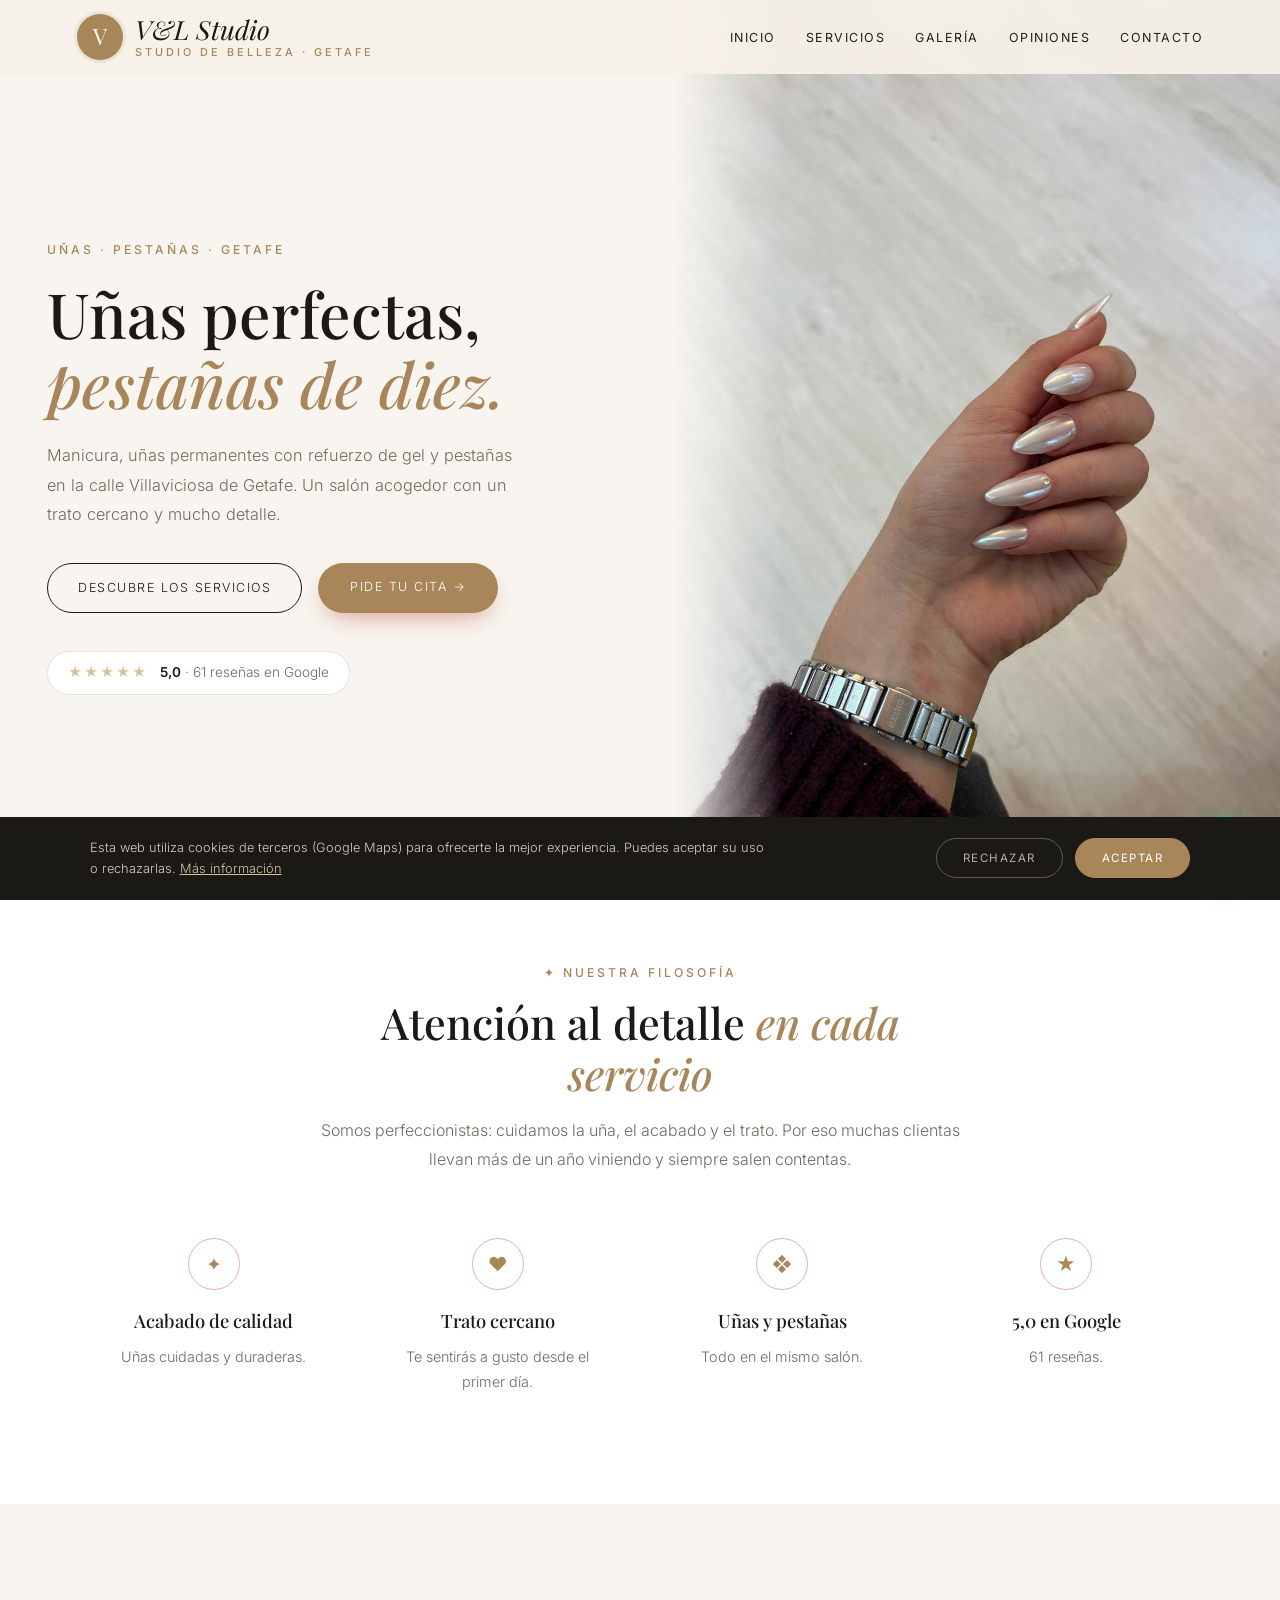
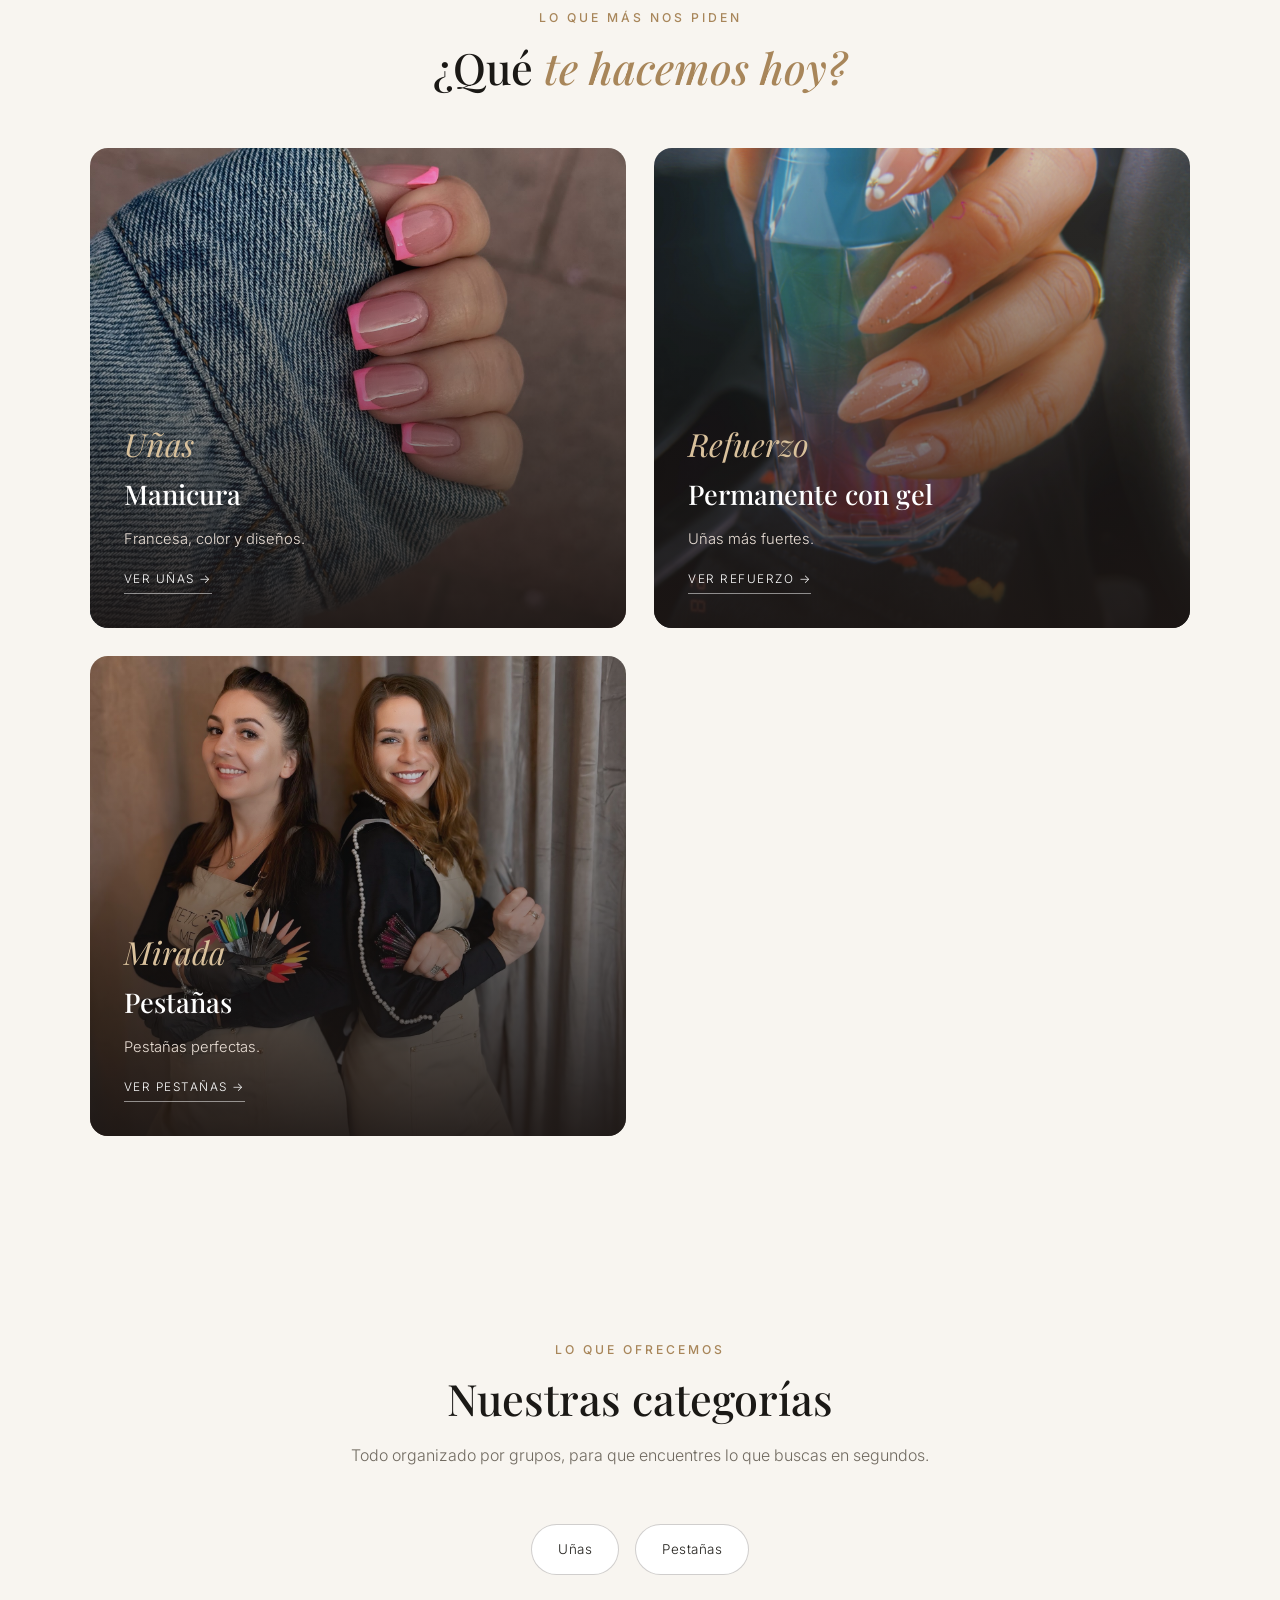
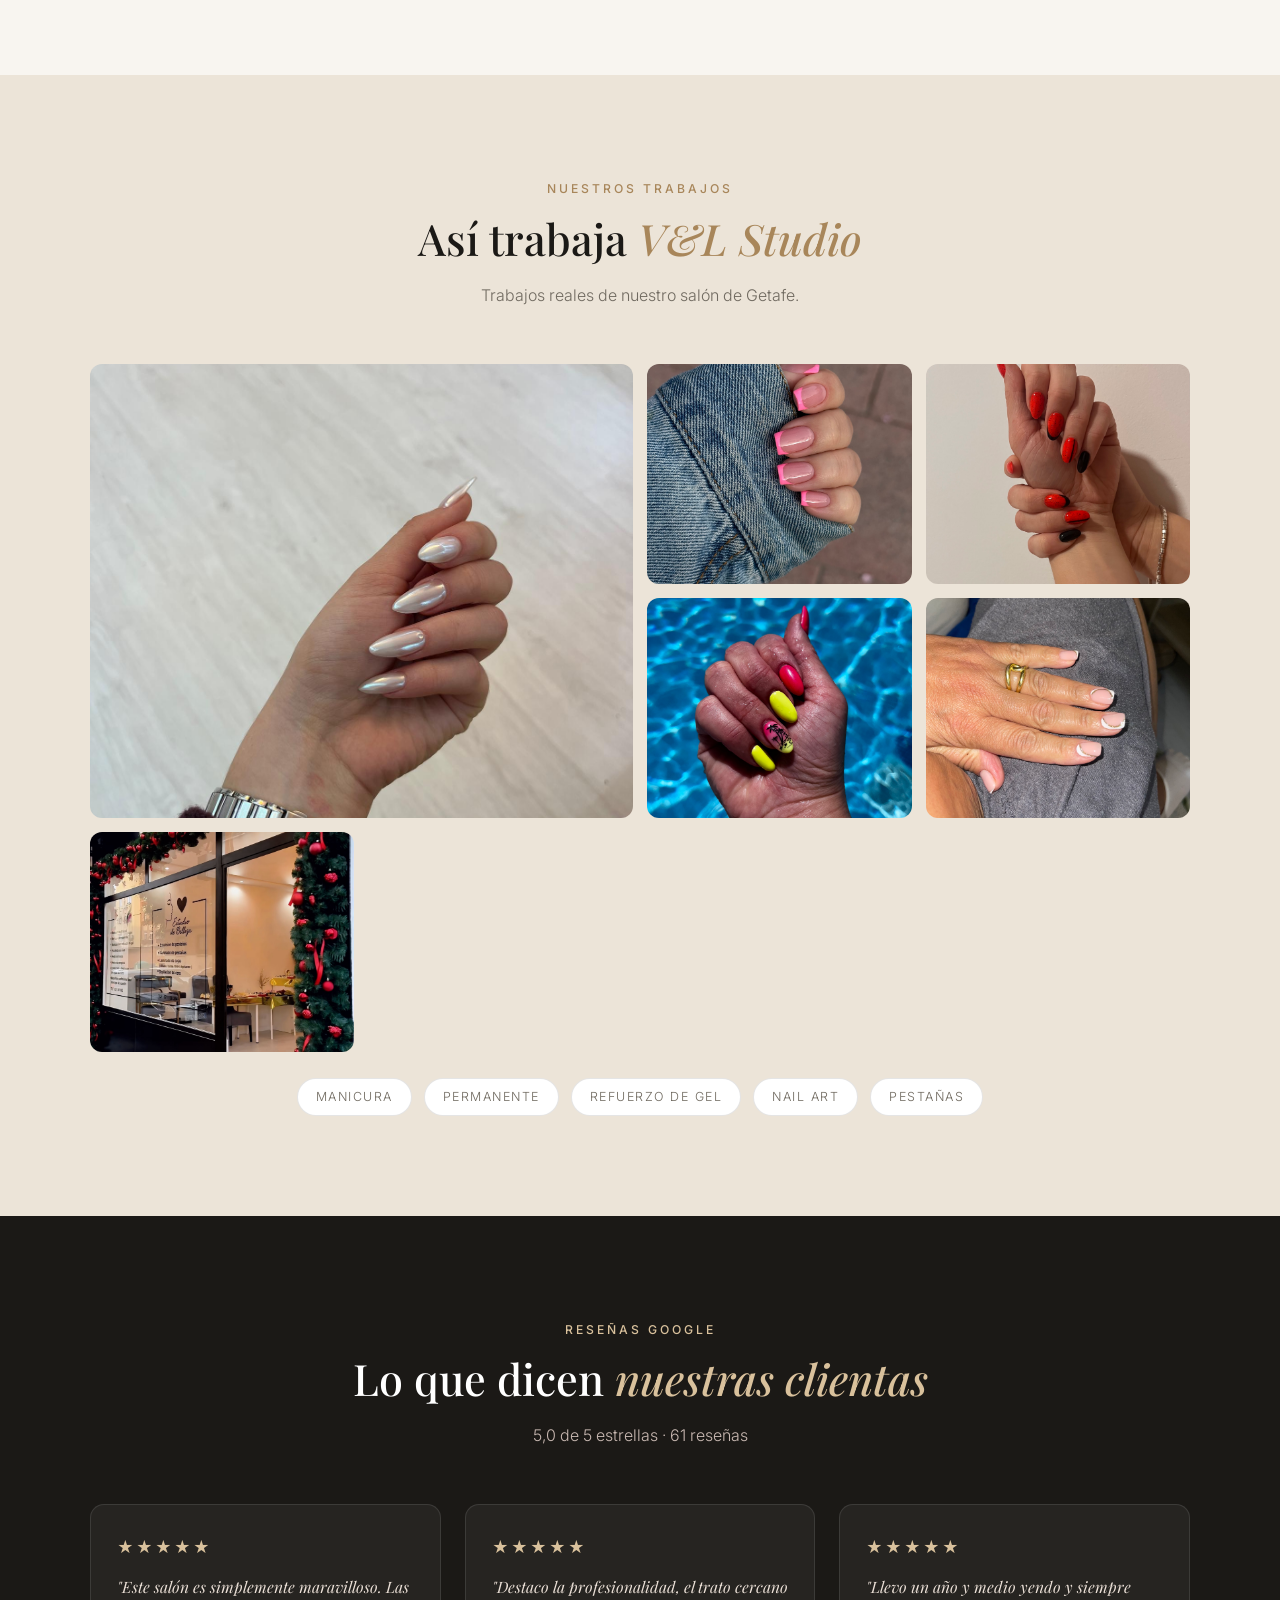
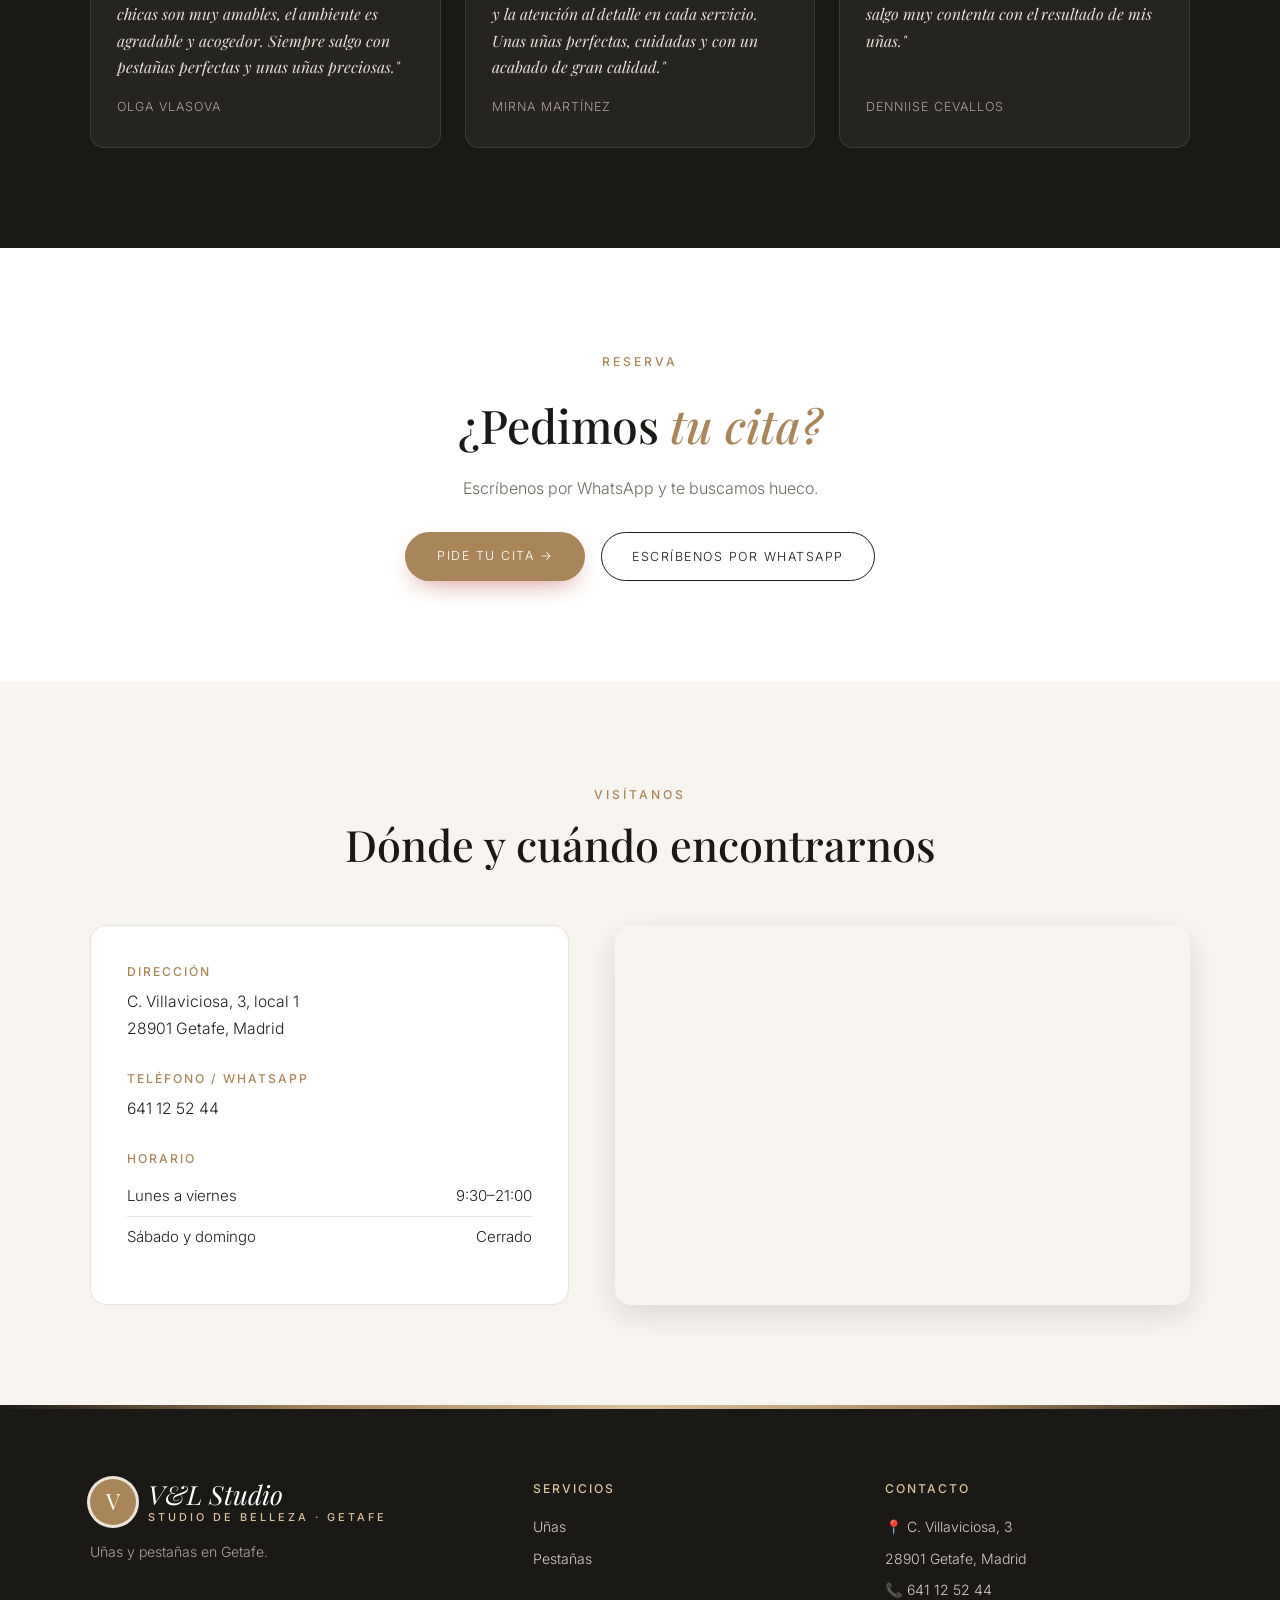
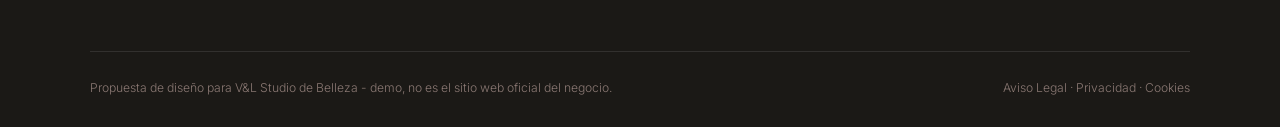
<file: index.html>
<!DOCTYPE html>
<html lang="es">
<head>
<meta charset="UTF-8">
<meta name="viewport" content="width=device-width, initial-scale=1.0">
<title>V&L Studio de Belleza — Uñas y pestañas en Getafe</title>
<meta name="description" content="V&L Studio de Belleza, en la calle Villaviciosa 3 de Getafe. Manicura, uñas permanentes con refuerzo de gel y pestañas. 5★ con 61 reseñas en Google.">
<meta name="theme-color" content="#1b1916">
<meta property="og:title" content="V&L Studio de Belleza · Getafe">
<meta property="og:image" content="maps_04.jpg">

<link rel="preconnect" href="https://fonts.googleapis.com"><link rel="preconnect" href="https://fonts.gstatic.com" crossorigin><link href="https://fonts.googleapis.com/css2?family=Playfair+Display:ital,wght@0,500;0,600;1,500&family=Inter:wght@300;400;500;600&display=swap" rel="stylesheet">
<link rel="stylesheet" href="styles.css">
</head>
<body>

<header id="header">
  <a href="index.html" class="logo" aria-label="V&L Studio de Belleza, inicio"><span class="logo-mark">V</span><span class="logo-text"><span class="script">V&L Studio</span><small>studio de belleza · Getafe</small></span></a>
  <nav id="nav" aria-label="Navegación principal"><ul><li><a href="index.html#inicio">Inicio</a></li><li><a href="servicios.html">Servicios</a></li><li><a href="index.html#galeria">Galería</a></li><li><a href="index.html#opiniones">Opiniones</a></li><li><a href="index.html#contacto">Contacto</a></li></ul></nav><button class="nav-toggle" id="navToggle" aria-label="Abrir menú">☰</button>
</header>

<section class="hero" id="inicio">
  <div class="hero-text">
    <span class="eyebrow">Uñas · Pestañas · Getafe</span>
    <h1>Uñas perfectas, <em>pestañas de diez.</em></h1>
    <p>Manicura, uñas permanentes con refuerzo de gel y pestañas en la calle Villaviciosa de Getafe. Un salón acogedor con un trato cercano y mucho detalle.</p>
    <div class="hero-ctas">
      <a href="servicios.html" class="btn-outline">Descubre los servicios</a>
      <a href="https://wa.me/34641125244?text=Hola%2C%20he%20visto%20vuestra%20web%20y%20me%20gustar%C3%ADa%20pedir%20cita%20en%20V%26L%20Studio%20de%20Belleza" class="btn-solid" target="_blank" rel="noopener">Pide tu cita →</a>
    </div>
    <a class="hero-rating" href="https://www.google.com/maps/search/?api=1&query=V%26L+studio+de+belleza,+Calle+Villaviciosa+3,+Getafe" target="_blank" rel="noopener"><span class="stars">★★★★★</span><span><strong>5,0</strong> · 61 reseñas en Google</span></a>
  </div>
  <div class="hero-img"><img src="maps_04.jpg" alt="Uñas almendradas con acabado perlado en V&L Studio de Belleza" style="object-position:center 40%;"></div>
</section>

<section class="trust">
  <div class="section-head">
    <span class="eyebrow">✦ Nuestra filosofía</span>
    <h2>Atención al detalle <em>en cada servicio</em></h2>
    <p>Somos perfeccionistas: cuidamos la uña, el acabado y el trato. Por eso muchas clientas llevan más de un año viniendo y siempre salen contentas.</p>
  </div>
  <div class="trust-grid">
    <div class="trust-card"><span class="trust-ic">✦</span><h3>Acabado de calidad</h3><p>Uñas cuidadas y duraderas.</p></div>
    <div class="trust-card"><span class="trust-ic">♥</span><h3>Trato cercano</h3><p>Te sentirás a gusto desde el primer día.</p></div>
    <div class="trust-card"><span class="trust-ic">❖</span><h3>Uñas y pestañas</h3><p>Todo en el mismo salón.</p></div>
    <div class="trust-card"><span class="trust-ic">★</span><h3>5,0 en Google</h3><p>61 reseñas.</p></div>
  </div>
</section>

<section class="worlds">
  <div class="section-head">
    <span class="eyebrow">Lo que más nos piden</span>
    <h2>¿Qué <em>te hacemos hoy?</em></h2>
  </div>
  <div class="worlds-grid">
    <a href="servicios.html#unas" class="world-card"><img src="maps_08.jpg" alt="Manicura"><div class="world-text"><span class="script">Uñas</span><h3>Manicura</h3><p>Francesa, color y diseños.</p><span class="world-link">Ver uñas →</span></div></a>
    <a href="servicios.html#unas" class="world-card"><img src="maps_06.jpg" alt="Permanente con gel"><div class="world-text"><span class="script">Refuerzo</span><h3>Permanente con gel</h3><p>Uñas más fuertes.</p><span class="world-link">Ver refuerzo →</span></div></a>
    <a href="servicios.html#mirada" class="world-card"><img src="maps_09.jpg" alt="Pestañas"><div class="world-text"><span class="script">Mirada</span><h3>Pestañas</h3><p>Pestañas perfectas.</p><span class="world-link">Ver pestañas →</span></div></a>
  </div>
</section>

<section>
  <div class="section-head">
    <span class="eyebrow">Lo que ofrecemos</span>
    <h2>Nuestras categorías</h2>
    <p>Todo organizado por grupos, para que encuentres lo que buscas en segundos.</p>
  </div>
  <div class="cat-pills">
    <a href="servicios.html#unas" class="cat-pill">Uñas</a>
    <a href="servicios.html#mirada" class="cat-pill">Pestañas</a>
  </div>
</section>

<section class="gallery-wrap" id="galeria">
  <div class="section-head">
    <span class="eyebrow">Nuestros trabajos</span>
    <h2>Así trabaja <em>V&L Studio</em></h2>
    <p>Trabajos reales de nuestro salón de Getafe.</p>
  </div>
  <div class="gallery">
    <figure class="big"><img src="maps_04.jpg" alt="Almendradas perladas" loading="lazy"></figure>
    <figure><img src="maps_08.jpg" alt="Francesa en rosa" loading="lazy"></figure>
    <figure><img src="maps_02.jpg" alt="Rojo y negro" loading="lazy"></figure>
    <figure><img src="maps_05.jpg" alt="Diseño de verano" loading="lazy"></figure>
    <figure><img src="maps_03.jpg" alt="Francesa clásica" loading="lazy"></figure>
    <figure><img src="maps_10.jpg" alt="Nuestro salón" loading="lazy"></figure>
  </div>
  <div class="brands"><span>Manicura</span><span>Permanente</span><span>Refuerzo de gel</span><span>Nail art</span><span>Pestañas</span></div>
</section>

<section class="reviews-wrap" id="opiniones">
  <div class="section-head">
    <span class="eyebrow">Reseñas Google</span>
    <h2>Lo que dicen <em>nuestras clientas</em></h2>
    <p>5,0 de 5 estrellas · 61 reseñas</p>
  </div>
  <div class="review-grid">
    <div class="review-card"><div class="stars">★★★★★</div><p>"Este salón es simplemente maravilloso. Las chicas son muy amables, el ambiente es agradable y acogedor. Siempre salgo con pestañas perfectas y unas uñas preciosas."</p><cite>Olga Vlasova</cite></div>
    <div class="review-card"><div class="stars">★★★★★</div><p>"Destaco la profesionalidad, el trato cercano y la atención al detalle en cada servicio. Unas uñas perfectas, cuidadas y con un acabado de gran calidad."</p><cite>Mirna Martínez</cite></div>
    <div class="review-card"><div class="stars">★★★★★</div><p>"Llevo un año y medio yendo y siempre salgo muy contenta con el resultado de mis uñas."</p><cite>Denniise Cevallos</cite></div>
  </div>
</section>

<section class="cta-section">
  <span class="eyebrow">Reserva</span>
  <h2>¿Pedimos <em>tu cita?</em></h2>
  <p>Escríbenos por WhatsApp y te buscamos hueco.</p>
  <div class="cta-row">
    <a href="https://wa.me/34641125244?text=Hola%2C%20he%20visto%20vuestra%20web%20y%20me%20gustar%C3%ADa%20pedir%20cita%20en%20V%26L%20Studio%20de%20Belleza" class="btn-solid" target="_blank" rel="noopener">Pide tu cita →</a>
    <a href="https://wa.me/34641125244?text=Hola%2C%20he%20visto%20vuestra%20web%20y%20me%20gustar%C3%ADa%20pedir%20cita%20en%20V%26L%20Studio%20de%20Belleza" class="btn-outline" target="_blank" rel="noopener">Escríbenos por WhatsApp</a>
  </div>
</section>

<section class="contact-section" id="contacto">
  <div class="section-head">
    <span class="eyebrow">Visítanos</span>
    <h2>Dónde y cuándo encontrarnos</h2>
  </div>
  <div class="contact-grid">
    <div class="contact-info">
      <div class="contact-block"><h3>Dirección</h3><p>C. Villaviciosa, 3, local 1<br>28901 Getafe, Madrid</p></div>
      <div class="contact-block"><h3>Teléfono / WhatsApp</h3><p><a href="tel:+34641125244">641 12 52 44</a></p></div>
      <div class="contact-block"><h3>Horario</h3><ul class="hours-list"><li><span>Lunes a viernes</span><span>9:30–21:00</span></li><li><span>Sábado y domingo</span><span>Cerrado</span></li></ul></div>
      
    </div>
    <div class="contact-map">
      <iframe title="Mapa de V&L Studio de Belleza" src="https://www.google.com/maps?q=V%26L+studio+de+belleza,+Calle+Villaviciosa+3,+Getafe&output=embed" width="100%" height="100%" style="border:0;" allowfullscreen="" loading="lazy" referrerpolicy="no-referrer-when-downgrade"></iframe>
    </div>
  </div>
</section>

<footer>
  <div class="footer-grid">
    <div class="footer-brand">
      <a href="index.html" class="logo light"><span class="logo-mark">V</span><span class="logo-text"><span class="script">V&L Studio</span><small>studio de belleza · Getafe</small></span></a>
      <p>Uñas y pestañas en Getafe.</p>
    </div>
    <div><h4>Servicios</h4><ul><li><a href="servicios.html#unas">Uñas</a></li><li><a href="servicios.html#mirada">Pestañas</a></li></ul></div>
    <div><h4>Contacto</h4><ul><li>📍 C. Villaviciosa, 3</li><li>28901 Getafe, Madrid</li><li>📞 <a href="tel:+34641125244">641 12 52 44</a></li></ul></div>
  </div>
  <div class="footer-bottom">
    <span>Propuesta de diseño para V&L Studio de Belleza - demo, no es el sitio web oficial del negocio.</span>
    <span><a href="aviso-legal.html">Aviso Legal</a> &middot; <a href="politica-privacidad.html">Privacidad</a> &middot; <a href="politica-cookies.html">Cookies</a></span>
  </div>
</footer>

<div id="cookie-banner" class="cookie-banner"><p>Esta web utiliza cookies de terceros (Google Maps) para ofrecerte la mejor experiencia. Puedes aceptar su uso o rechazarlas. <a href="politica-cookies.html">Más información</a></p><div class="cookie-actions"><button onclick="setCookieChoice('rejected')" class="ck-reject">Rechazar</button><button onclick="setCookieChoice('accepted')" class="ck-accept">Aceptar</button></div></div>
<div class="social-fabs"><a class="wa-fab" href="https://wa.me/34641125244?text=Hola%2C%20he%20visto%20vuestra%20web%20y%20me%20gustar%C3%ADa%20pedir%20cita%20en%20V%26L%20Studio%20de%20Belleza" target="_blank" rel="noopener" aria-label="Escribir por WhatsApp"><svg width="28" height="28" viewBox="0 0 24 24" fill="white"><path d="M17.5 14.4c-.3-.1-1.8-.9-2-1s-.5-.1-.7.1-.8 1-.9 1.2-.3.2-.6.1a8.2 8.2 0 0 1-2.4-1.5 9 9 0 0 1-1.7-2.1c-.2-.3 0-.5.1-.6l.4-.5.3-.5v-.5l-.9-2.2c-.2-.6-.5-.5-.7-.5h-.6a1.1 1.1 0 0 0-.8.4 3.4 3.4 0 0 0-1 2.5 5.9 5.9 0 0 0 1.2 3.1 13.5 13.5 0 0 0 5.2 4.6c2.6 1 2.6.7 3.1.6a2.6 2.6 0 0 0 1.7-1.2 2.1 2.1 0 0 0 .2-1.2c-.1-.1-.3-.2-.6-.3ZM12 21.8a9.8 9.8 0 0 1-5-1.4l-.4-.2-3.7 1 1-3.6-.2-.4A9.8 9.8 0 1 1 12 21.8Zm8.4-18.3A11.8 11.8 0 0 0 1.8 17.7L.2 23.8l6.3-1.6a11.8 11.8 0 0 0 5.6 1.4A11.8 11.8 0 0 0 20.4 3.5Z"/></svg></a></div>
<script src="main.js"></script>
</body>
</html>
</file>
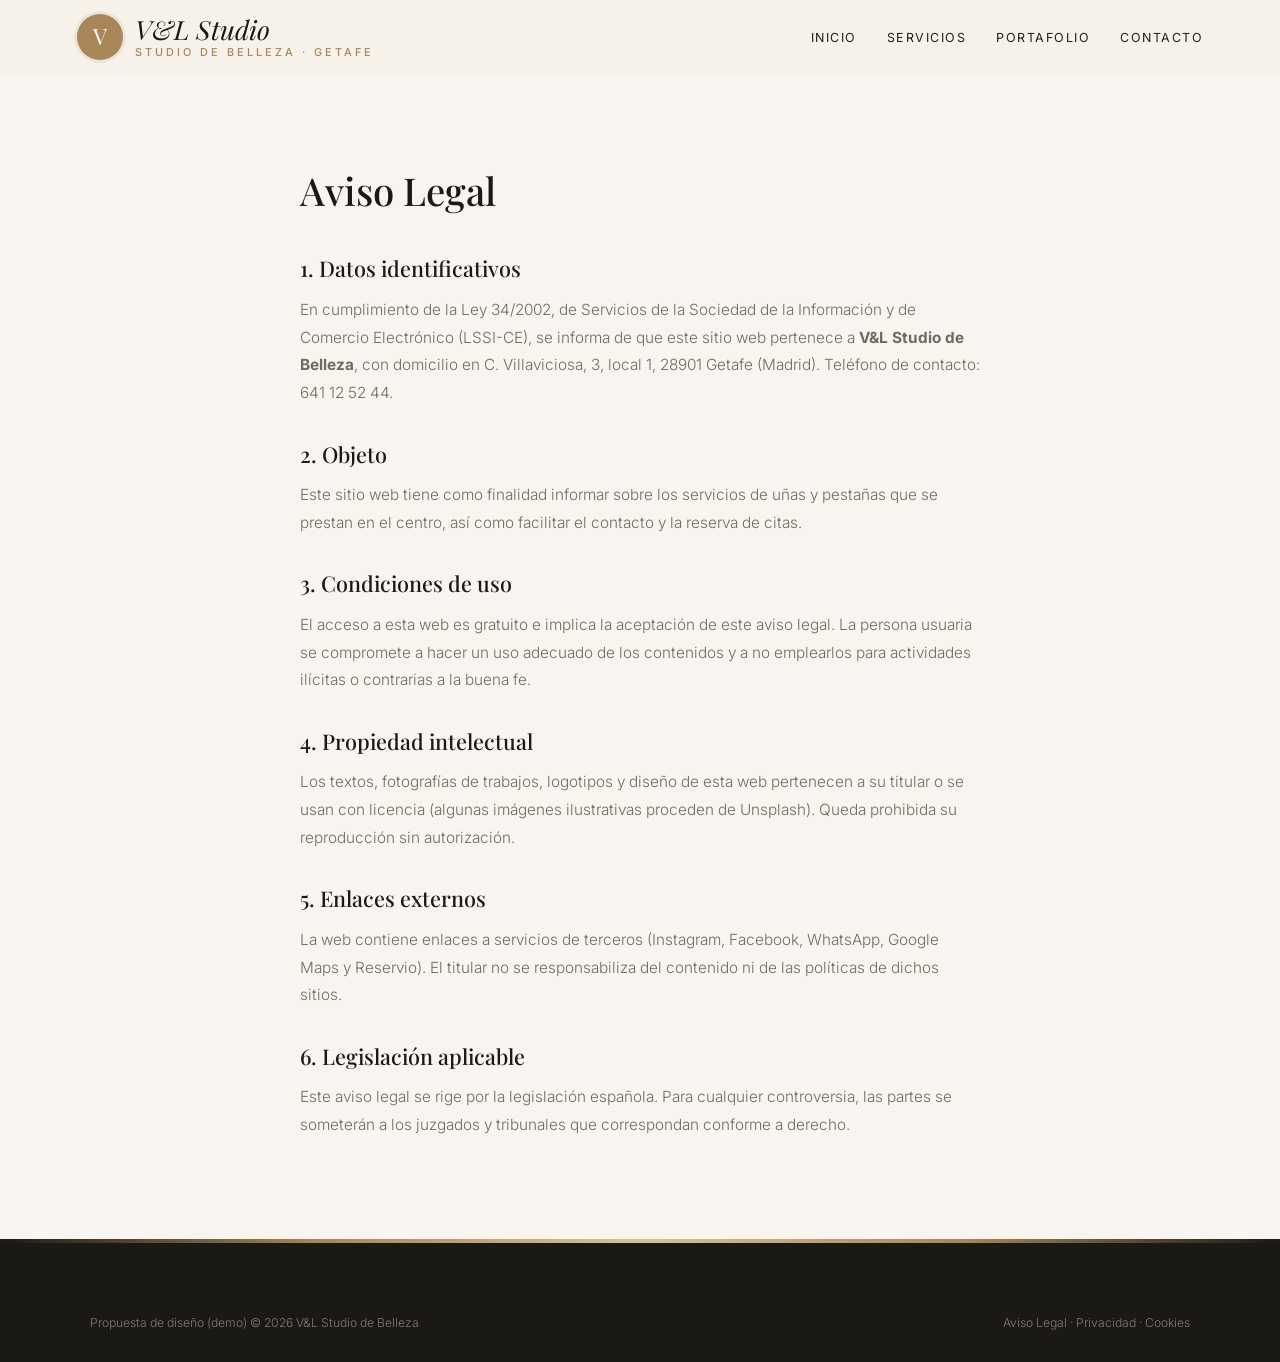
<file: aviso-legal.html>
<!DOCTYPE html>
<html lang="es">
<head>
<meta charset="UTF-8">
<meta name="viewport" content="width=device-width, initial-scale=1.0">
<title>Aviso Legal — V&L Studio de Belleza</title>
<meta name="robots" content="noindex">

<link rel="preconnect" href="https://fonts.googleapis.com">
<link href="https://fonts.googleapis.com/css2?family=Playfair+Display:ital,wght@0,500;0,600;1,500&family=Inter:wght@300;400;500;600&display=swap" rel="stylesheet">
<link rel="stylesheet" href="styles.css">
</head>
<body>
<header id="header" class="scrolled">
  <a href="index.html" class="logo" aria-label="V&L Studio de Belleza, inicio">
    <span class="logo-mark">V</span>
    <span class="logo-text"><span class="script">V&L Studio</span><small>studio de belleza · Getafe</small></span>
  </a>
  <nav id="nav" aria-label="Navegación principal">
    <ul>
      <li><a href="index.html#inicio">Inicio</a></li>
      <li><a href="servicios.html">Servicios</a></li>
      <li><a href="portafolio.html">Portafolio</a></li>
      <li><a href="index.html#contacto">Contacto</a></li>
    </ul>
  </nav>
  <button class="nav-toggle" id="navToggle" aria-label="Abrir menú">☰</button>
</header>
<main class="legal"><h1>Aviso Legal</h1>
<h2>1. Datos identificativos</h2>
<p>En cumplimiento de la Ley 34/2002, de Servicios de la Sociedad de la Información y de Comercio Electrónico (LSSI-CE), se informa de que este sitio web pertenece a <strong>V&L Studio de Belleza</strong>, con domicilio en C. Villaviciosa, 3, local 1, 28901 Getafe (Madrid). Teléfono de contacto: 641 12 52 44.</p>
<h2>2. Objeto</h2>
<p>Este sitio web tiene como finalidad informar sobre los servicios de uñas y pestañas que se prestan en el centro, así como facilitar el contacto y la reserva de citas.</p>
<h2>3. Condiciones de uso</h2>
<p>El acceso a esta web es gratuito e implica la aceptación de este aviso legal. La persona usuaria se compromete a hacer un uso adecuado de los contenidos y a no emplearlos para actividades ilícitas o contrarias a la buena fe.</p>
<h2>4. Propiedad intelectual</h2>
<p>Los textos, fotografías de trabajos, logotipos y diseño de esta web pertenecen a su titular o se usan con licencia (algunas imágenes ilustrativas proceden de Unsplash). Queda prohibida su reproducción sin autorización.</p>
<h2>5. Enlaces externos</h2>
<p>La web contiene enlaces a servicios de terceros (Instagram, Facebook, WhatsApp, Google Maps y Reservio). El titular no se responsabiliza del contenido ni de las políticas de dichos sitios.</p>
<h2>6. Legislación aplicable</h2>
<p>Este aviso legal se rige por la legislación española. Para cualquier controversia, las partes se someterán a los juzgados y tribunales que correspondan conforme a derecho.</p></main>
<footer>
  <div class="footer-bottom" style="margin-top:0">
    <span>Propuesta de diseño (demo) © 2026 V&L Studio de Belleza</span>
    <span><a href="aviso-legal.html">Aviso Legal</a> &middot; <a href="politica-privacidad.html">Privacidad</a> &middot; <a href="politica-cookies.html">Cookies</a></span>
  </div>
</footer>
<script src="main.js"></script>
</body>
</html>
</file>
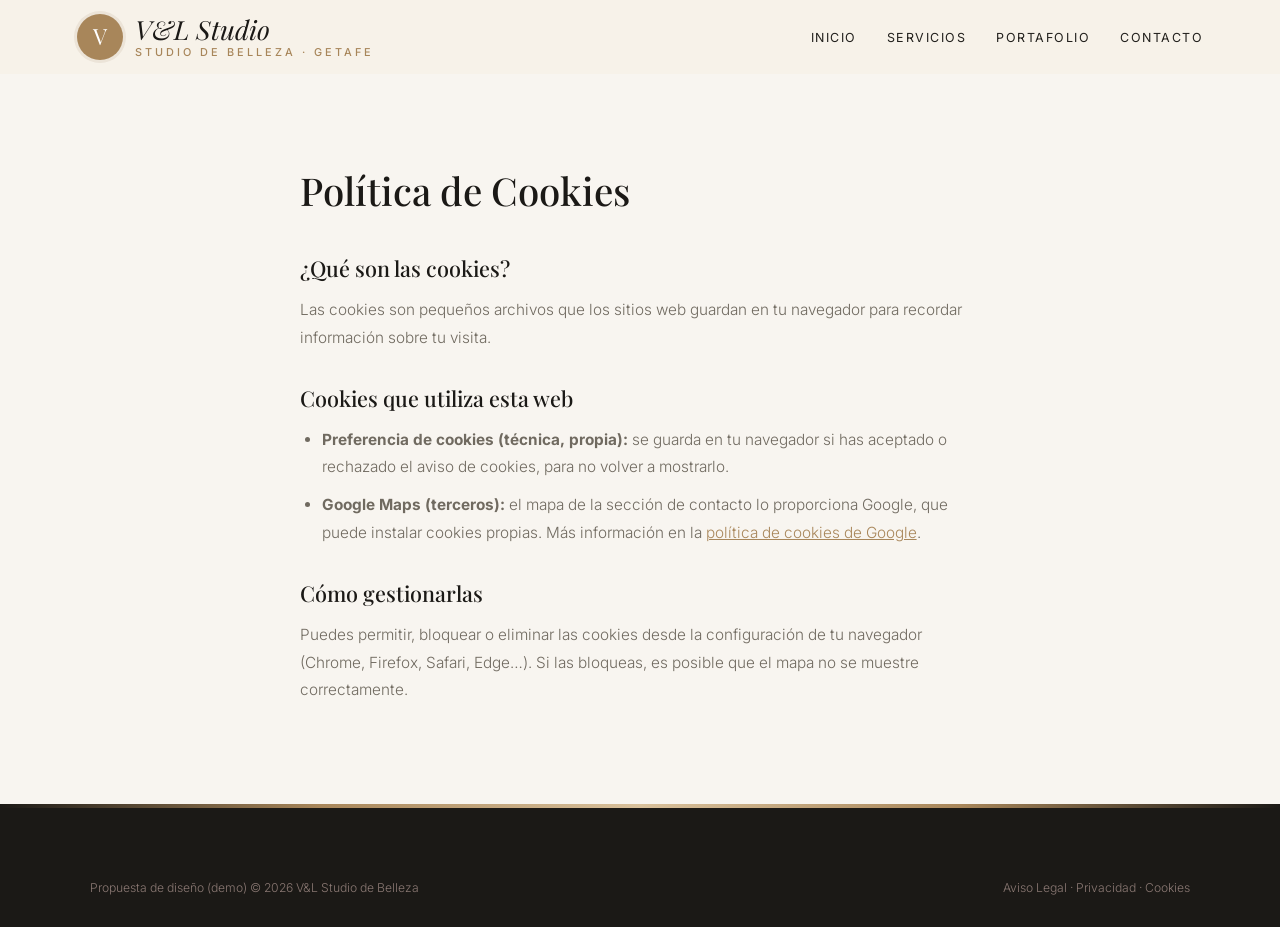
<file: politica-cookies.html>
<!DOCTYPE html>
<html lang="es">
<head>
<meta charset="UTF-8">
<meta name="viewport" content="width=device-width, initial-scale=1.0">
<title>Política de Cookies — V&L Studio de Belleza</title>
<meta name="robots" content="noindex">

<link rel="preconnect" href="https://fonts.googleapis.com">
<link href="https://fonts.googleapis.com/css2?family=Playfair+Display:ital,wght@0,500;0,600;1,500&family=Inter:wght@300;400;500;600&display=swap" rel="stylesheet">
<link rel="stylesheet" href="styles.css">
</head>
<body>
<header id="header" class="scrolled">
  <a href="index.html" class="logo" aria-label="V&L Studio de Belleza, inicio">
    <span class="logo-mark">V</span>
    <span class="logo-text"><span class="script">V&L Studio</span><small>studio de belleza · Getafe</small></span>
  </a>
  <nav id="nav" aria-label="Navegación principal">
    <ul>
      <li><a href="index.html#inicio">Inicio</a></li>
      <li><a href="servicios.html">Servicios</a></li>
      <li><a href="portafolio.html">Portafolio</a></li>
      <li><a href="index.html#contacto">Contacto</a></li>
    </ul>
  </nav>
  <button class="nav-toggle" id="navToggle" aria-label="Abrir menú">☰</button>
</header>
<main class="legal"><h1>Política de Cookies</h1>
<h2>¿Qué son las cookies?</h2>
<p>Las cookies son pequeños archivos que los sitios web guardan en tu navegador para recordar información sobre tu visita.</p>
<h2>Cookies que utiliza esta web</h2>
<ul>
<li><strong>Preferencia de cookies (técnica, propia):</strong> se guarda en tu navegador si has aceptado o rechazado el aviso de cookies, para no volver a mostrarlo.</li>
<li><strong>Google Maps (terceros):</strong> el mapa de la sección de contacto lo proporciona Google, que puede instalar cookies propias. Más información en la <a href="https://policies.google.com/technologies/cookies" target="_blank" rel="noopener">política de cookies de Google</a>.</li>
</ul>
<h2>Cómo gestionarlas</h2>
<p>Puedes permitir, bloquear o eliminar las cookies desde la configuración de tu navegador (Chrome, Firefox, Safari, Edge…). Si las bloqueas, es posible que el mapa no se muestre correctamente.</p></main>
<footer>
  <div class="footer-bottom" style="margin-top:0">
    <span>Propuesta de diseño (demo) © 2026 V&L Studio de Belleza</span>
    <span><a href="aviso-legal.html">Aviso Legal</a> &middot; <a href="politica-privacidad.html">Privacidad</a> &middot; <a href="politica-cookies.html">Cookies</a></span>
  </div>
</footer>
<script src="main.js"></script>
</body>
</html>
</file>
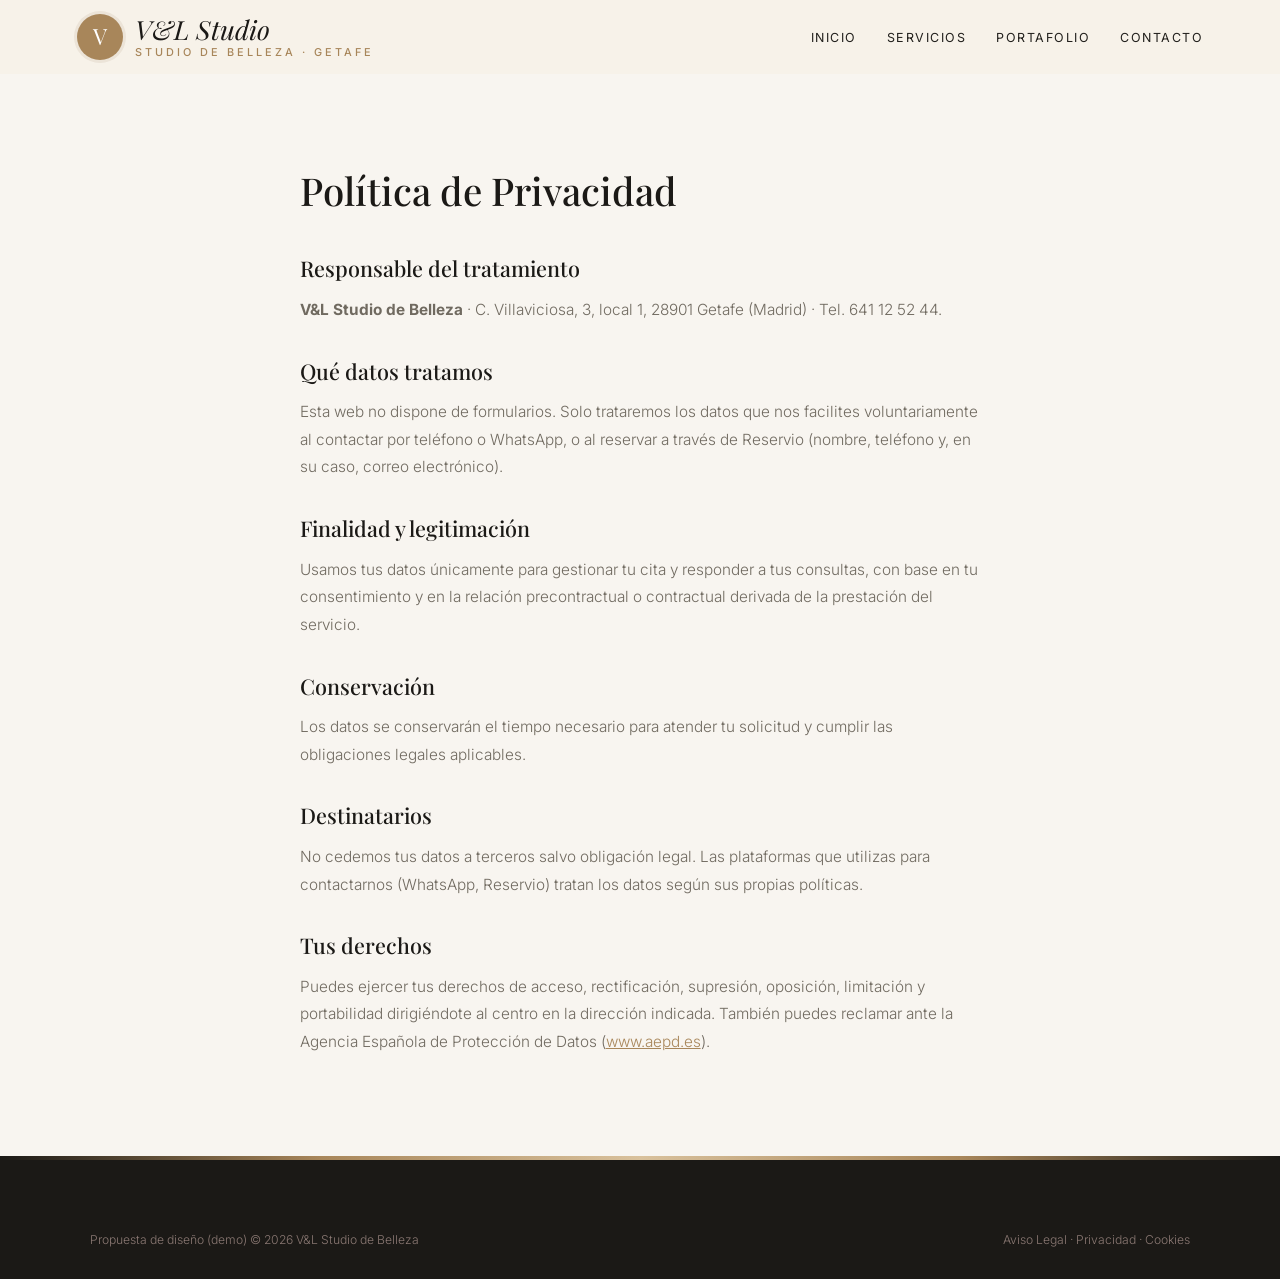
<file: politica-privacidad.html>
<!DOCTYPE html>
<html lang="es">
<head>
<meta charset="UTF-8">
<meta name="viewport" content="width=device-width, initial-scale=1.0">
<title>Política de Privacidad — V&L Studio de Belleza</title>
<meta name="robots" content="noindex">

<link rel="preconnect" href="https://fonts.googleapis.com">
<link href="https://fonts.googleapis.com/css2?family=Playfair+Display:ital,wght@0,500;0,600;1,500&family=Inter:wght@300;400;500;600&display=swap" rel="stylesheet">
<link rel="stylesheet" href="styles.css">
</head>
<body>
<header id="header" class="scrolled">
  <a href="index.html" class="logo" aria-label="V&L Studio de Belleza, inicio">
    <span class="logo-mark">V</span>
    <span class="logo-text"><span class="script">V&L Studio</span><small>studio de belleza · Getafe</small></span>
  </a>
  <nav id="nav" aria-label="Navegación principal">
    <ul>
      <li><a href="index.html#inicio">Inicio</a></li>
      <li><a href="servicios.html">Servicios</a></li>
      <li><a href="portafolio.html">Portafolio</a></li>
      <li><a href="index.html#contacto">Contacto</a></li>
    </ul>
  </nav>
  <button class="nav-toggle" id="navToggle" aria-label="Abrir menú">☰</button>
</header>
<main class="legal"><h1>Política de Privacidad</h1>
<h2>Responsable del tratamiento</h2>
<p><strong>V&L Studio de Belleza</strong> · C. Villaviciosa, 3, local 1, 28901 Getafe (Madrid) · Tel. 641 12 52 44.</p>
<h2>Qué datos tratamos</h2>
<p>Esta web no dispone de formularios. Solo trataremos los datos que nos facilites voluntariamente al contactar por teléfono o WhatsApp, o al reservar a través de Reservio (nombre, teléfono y, en su caso, correo electrónico).</p>
<h2>Finalidad y legitimación</h2>
<p>Usamos tus datos únicamente para gestionar tu cita y responder a tus consultas, con base en tu consentimiento y en la relación precontractual o contractual derivada de la prestación del servicio.</p>
<h2>Conservación</h2>
<p>Los datos se conservarán el tiempo necesario para atender tu solicitud y cumplir las obligaciones legales aplicables.</p>
<h2>Destinatarios</h2>
<p>No cedemos tus datos a terceros salvo obligación legal. Las plataformas que utilizas para contactarnos (WhatsApp, Reservio) tratan los datos según sus propias políticas.</p>
<h2>Tus derechos</h2>
<p>Puedes ejercer tus derechos de acceso, rectificación, supresión, oposición, limitación y portabilidad dirigiéndote al centro en la dirección indicada. También puedes reclamar ante la Agencia Española de Protección de Datos (<a href="https://www.aepd.es" target="_blank" rel="noopener">www.aepd.es</a>).</p></main>
<footer>
  <div class="footer-bottom" style="margin-top:0">
    <span>Propuesta de diseño (demo) © 2026 V&L Studio de Belleza</span>
    <span><a href="aviso-legal.html">Aviso Legal</a> &middot; <a href="politica-privacidad.html">Privacidad</a> &middot; <a href="politica-cookies.html">Cookies</a></span>
  </div>
</footer>
<script src="main.js"></script>
</body>
</html>
</file>
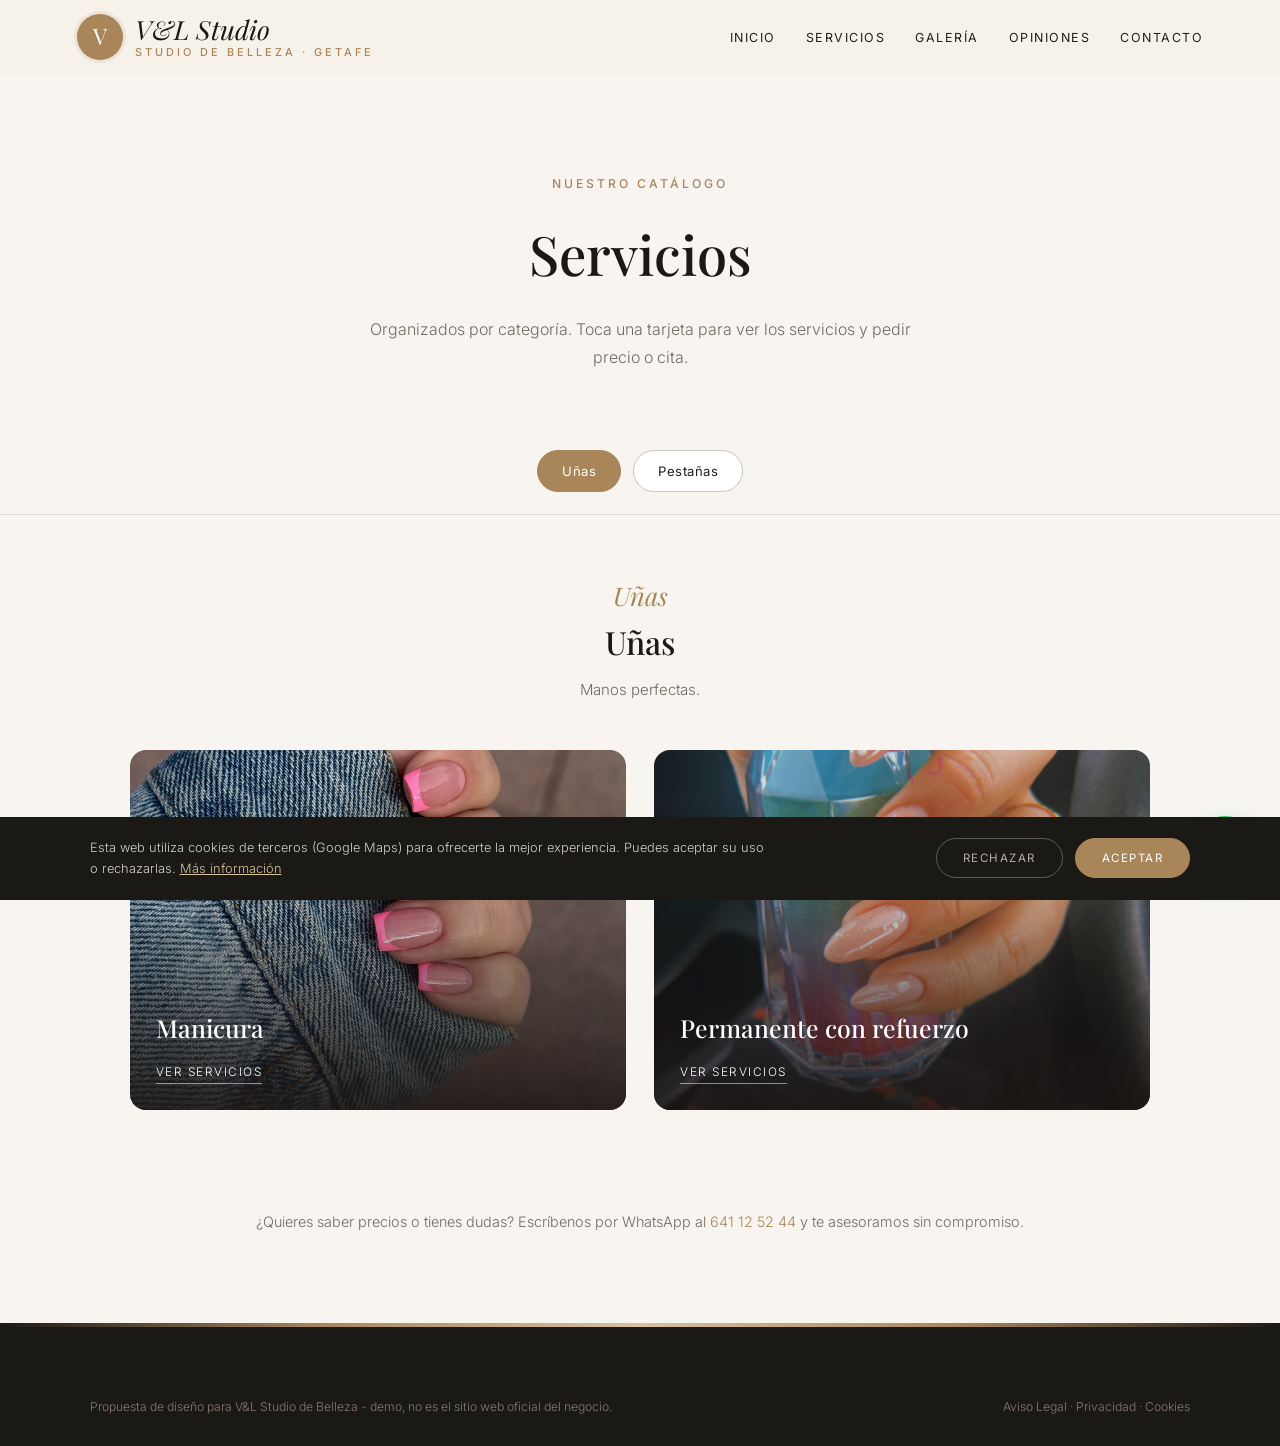
<file: servicios.html>
<!DOCTYPE html>
<html lang="es">
<head>
<meta charset="UTF-8">
<meta name="viewport" content="width=device-width, initial-scale=1.0">
<title>Servicios — V&L Studio de Belleza · Getafe</title>
<meta name="description" content="Servicios de V&L Studio de Belleza en Getafe.">

<link rel="preconnect" href="https://fonts.googleapis.com"><link rel="preconnect" href="https://fonts.gstatic.com" crossorigin><link href="https://fonts.googleapis.com/css2?family=Playfair+Display:ital,wght@0,500;0,600;1,500&family=Inter:wght@300;400;500;600&display=swap" rel="stylesheet">
<link rel="stylesheet" href="styles.css">
</head>
<body>

<header id="header" class="scrolled">
  <a href="index.html" class="logo" aria-label="V&L Studio de Belleza, inicio"><span class="logo-mark">V</span><span class="logo-text"><span class="script">V&L Studio</span><small>studio de belleza · Getafe</small></span></a>
  <nav id="nav" aria-label="Navegación principal"><ul><li><a href="index.html#inicio">Inicio</a></li><li><a href="servicios.html">Servicios</a></li><li><a href="index.html#galeria">Galería</a></li><li><a href="index.html#opiniones">Opiniones</a></li><li><a href="index.html#contacto">Contacto</a></li></ul></nav><button class="nav-toggle" id="navToggle" aria-label="Abrir menú">☰</button>
</header>

<div class="page-hero">
  <span class="eyebrow">Nuestro catálogo</span>
  <h1>Servicios</h1>
  <p>Organizados por categoría. Toca una tarjeta para ver los servicios y pedir precio o cita.</p>
</div>

<div class="tabs">
  <button class="tab-btn active" data-tab="unas">Uñas</button>
  <button class="tab-btn" data-tab="mirada">Pestañas</button>
  
</div>

<div class="tab-panel active" id="unas">
  <div class="tab-intro"><span class="script">Uñas</span><h2>Uñas</h2><p>Manos perfectas.</p></div>
  <div class="cat-grid">
    <div class="cat-card" onclick="openModal('manicura')"><img src="maps_08.jpg" alt="Manicura" loading="lazy"><div class="cat-card-text"><h3>Manicura</h3><span>Ver servicios</span></div></div>
    <div class="cat-card" onclick="openModal('refuerzo')"><img src="maps_06.jpg" alt="Permanente con refuerzo" loading="lazy"><div class="cat-card-text"><h3>Permanente con refuerzo</h3><span>Ver servicios</span></div></div>
  </div>
</div>

<div class="tab-panel" id="mirada">
  <div class="tab-intro"><span class="script">Pestañas</span><h2>Pestañas</h2><p>Una mirada de diez.</p></div>
  <div class="cat-grid single">
    <div class="cat-card" onclick="openModal('pestanas')"><img src="maps_09.jpg" alt="Pestañas" loading="lazy"><div class="cat-card-text"><h3>Pestañas</h3><span>Ver servicios</span></div></div>
  </div>
</div>


<p class="services-note">¿Quieres saber precios o tienes dudas? Escríbenos por WhatsApp al <a href="https://wa.me/34641125244" target="_blank" rel="noopener" style="color:var(--red)">641 12 52 44</a> y te asesoramos sin compromiso.</p>

<div class="modal-overlay" id="modal-manicura"><div class="modal">
  <button class="modal-close" onclick="closeModal('manicura')" aria-label="Cerrar">×</button>
  <h3>Manicura</h3><p class="modal-sub">Color, francesa y diseños</p>
  <div class="svc-row"><div><div class="svc-name">Manicura</div><span class="svc-desc"></span></div><div class="svc-price">Consultar</div></div>
  <div class="svc-row"><div><div class="svc-name">Francesa</div><span class="svc-desc"></span></div><div class="svc-price">Consultar</div></div>
  <div class="svc-row"><div><div class="svc-name">Diseños</div><span class="svc-desc"></span></div><div class="svc-price">Consultar</div></div>
  <a class="modal-cta alt" href="https://wa.me/34641125244?text=Hola%2C%20quiero%20informaci%C3%B3n%20sobre%20manicura" target="_blank" rel="noopener">Pedir cita por WhatsApp</a>
</div></div>

<div class="modal-overlay" id="modal-refuerzo"><div class="modal">
  <button class="modal-close" onclick="closeModal('refuerzo')" aria-label="Cerrar">×</button>
  <h3>Permanente con refuerzo</h3><p class="modal-sub">Uñas más fuertes</p>
  <div class="svc-row"><div><div class="svc-name">Esmaltado permanente</div><span class="svc-desc"></span></div><div class="svc-price">Consultar</div></div>
  <div class="svc-row"><div><div class="svc-name">Refuerzo de gel</div><span class="svc-desc"></span></div><div class="svc-price">Consultar</div></div>
  <a class="modal-cta alt" href="https://wa.me/34641125244?text=Hola%2C%20quiero%20informaci%C3%B3n%20sobre%20permanente%20con%20refuerzo" target="_blank" rel="noopener">Pedir cita por WhatsApp</a>
</div></div>

<div class="modal-overlay" id="modal-pestanas"><div class="modal">
  <button class="modal-close" onclick="closeModal('pestanas')" aria-label="Cerrar">×</button>
  <h3>Pestañas</h3><p class="modal-sub">Pregúntanos por WhatsApp</p>
  <div class="svc-row"><div><div class="svc-name">Tratamientos de pestañas</div><span class="svc-desc"></span></div><div class="svc-price">Consultar</div></div>
  <a class="modal-cta alt" href="https://wa.me/34641125244?text=Hola%2C%20quiero%20informaci%C3%B3n%20sobre%20pesta%C3%B1as" target="_blank" rel="noopener">Pedir cita por WhatsApp</a>
</div></div>


<footer>
  <div class="footer-bottom" style="margin-top:0">
    <span>Propuesta de diseño para V&L Studio de Belleza - demo, no es el sitio web oficial del negocio.</span>
    <span><a href="aviso-legal.html">Aviso Legal</a> &middot; <a href="politica-privacidad.html">Privacidad</a> &middot; <a href="politica-cookies.html">Cookies</a></span>
  </div>
</footer>

<div id="cookie-banner" class="cookie-banner"><p>Esta web utiliza cookies de terceros (Google Maps) para ofrecerte la mejor experiencia. Puedes aceptar su uso o rechazarlas. <a href="politica-cookies.html">Más información</a></p><div class="cookie-actions"><button onclick="setCookieChoice('rejected')" class="ck-reject">Rechazar</button><button onclick="setCookieChoice('accepted')" class="ck-accept">Aceptar</button></div></div>
<div class="social-fabs"><a class="wa-fab" href="https://wa.me/34641125244?text=Hola%2C%20he%20visto%20vuestra%20web%20y%20me%20gustar%C3%ADa%20pedir%20cita%20en%20V%26L%20Studio%20de%20Belleza" target="_blank" rel="noopener" aria-label="Escribir por WhatsApp"><svg width="28" height="28" viewBox="0 0 24 24" fill="white"><path d="M17.5 14.4c-.3-.1-1.8-.9-2-1s-.5-.1-.7.1-.8 1-.9 1.2-.3.2-.6.1a8.2 8.2 0 0 1-2.4-1.5 9 9 0 0 1-1.7-2.1c-.2-.3 0-.5.1-.6l.4-.5.3-.5v-.5l-.9-2.2c-.2-.6-.5-.5-.7-.5h-.6a1.1 1.1 0 0 0-.8.4 3.4 3.4 0 0 0-1 2.5 5.9 5.9 0 0 0 1.2 3.1 13.5 13.5 0 0 0 5.2 4.6c2.6 1 2.6.7 3.1.6a2.6 2.6 0 0 0 1.7-1.2 2.1 2.1 0 0 0 .2-1.2c-.1-.1-.3-.2-.6-.3ZM12 21.8a9.8 9.8 0 0 1-5-1.4l-.4-.2-3.7 1 1-3.6-.2-.4A9.8 9.8 0 1 1 12 21.8Zm8.4-18.3A11.8 11.8 0 0 0 1.8 17.7L.2 23.8l6.3-1.6a11.8 11.8 0 0 0 5.6 1.4A11.8 11.8 0 0 0 20.4 3.5Z"/></svg></a></div>
<script src="main.js"></script>
</body>
</html>
</file>
<file: styles.css>
:root{
  --cream:#f8f5f0; --paper:#ffffff; --tint:#ece4d8; --ink:#22201c; --dark:#1b1916; --muted:#706a60;
  --red:#a8865a; --red-dark:#7e6340; --teal:#a8865a; --gold:#d9c19c; --line:rgba(0,0,0,.1);
  --brand-gradient:linear-gradient(90deg,#1b1916,#a8865a,#d9c19c,#a8865a,#1b1916);
}
*{margin:0;padding:0;box-sizing:border-box;}
html{scroll-behavior:smooth;}
body{font-family:'Inter',sans-serif;background:var(--cream);color:var(--ink);overflow-x:hidden;font-weight:300;line-height:1.6;}
a{text-decoration:none;color:inherit;}
h1,h2,h3{font-family:'Playfair Display',serif;font-weight:500;}
h1 em,h2 em{font-style:italic;color:var(--red);}
img{max-width:100%;display:block;}
.script{font-family:'Playfair Display',serif;font-style:italic;}

/* HEADER */
header{position:fixed;top:0;left:0;right:0;z-index:100;display:flex;justify-content:space-between;align-items:center;padding:14px 6%;background:rgba(247,241,233,.92);backdrop-filter:blur(10px);-webkit-backdrop-filter:blur(10px);transition:box-shadow .3s,padding .3s;}
header.scrolled{box-shadow:0 2px 24px rgba(28,22,20,.1);padding:8px 6%;}
.logo{display:flex;align-items:center;gap:12px;color:var(--dark);}
.logo-badge{width:58px;height:58px;border-radius:50%;object-fit:cover;box-shadow:0 0 0 2px var(--gold),0 6px 16px rgba(28,22,20,.15);transition:width .3s,height .3s;}
header.scrolled .logo-badge{width:46px;height:46px;}
.logo-text{display:flex;flex-direction:column;line-height:1;}
.logo-text .script{font-size:1.65rem;color:var(--dark);}
.logo-text small{font-size:.68rem;letter-spacing:3px;text-transform:uppercase;color:var(--red);margin-top:4px;font-weight:500;}
.logo.light .logo-text .script{color:#fff;}
.logo.light .logo-text small{color:var(--gold);}
nav ul{list-style:none;display:flex;gap:30px;}
nav a{font-size:.78rem;letter-spacing:1.5px;text-transform:uppercase;font-weight:400;position:relative;padding:4px 0;}
nav a::after{content:"";position:absolute;left:0;bottom:-2px;height:1px;width:100%;background:var(--red);transform:scaleX(0);transform-origin:right;transition:transform .3s;}
nav a:hover::after{transform:scaleX(1);transform-origin:left;}
.nav-toggle{display:none;font-size:1.6rem;background:none;border:none;color:var(--dark);cursor:pointer;}

/* BOTONES */
.btn-outline{display:inline-block;border:1px solid var(--dark);color:var(--dark);padding:14px 30px;font-size:.78rem;letter-spacing:1.5px;text-transform:uppercase;border-radius:40px;transition:all .25s;}
.btn-outline:hover{background:var(--dark);color:var(--cream);}
.btn-outline.light{border-color:rgba(255,255,255,.5);color:#fff;}
.btn-outline.light:hover{background:#fff;color:var(--dark);}
.btn-solid{display:inline-block;background:var(--red);color:#fff;padding:14px 32px;font-size:.78rem;letter-spacing:1.5px;text-transform:uppercase;border-radius:40px;transition:transform .25s,box-shadow .25s,background .25s;box-shadow:0 10px 26px -10px rgba(181,64,44,.6);}
.btn-solid:hover{transform:translateY(-2px);background:var(--red-dark);}

/* HERO */
.hero{min-height:95vh;display:grid;grid-template-columns:1.05fr .95fr;align-items:stretch;padding:0;}
.hero-text{display:flex;flex-direction:column;justify-content:center;padding:150px 7% 70px;}
.eyebrow{display:inline-block;color:var(--teal);text-transform:uppercase;letter-spacing:3px;font-size:.76rem;font-weight:500;}
.hero-text .eyebrow{margin-bottom:20px;}
.hero-text h1{font-size:clamp(2.4rem,5vw,3.9rem);line-height:1.12;margin-bottom:22px;color:var(--dark);}
.hero-text p{font-size:1.02rem;color:var(--muted);max-width:470px;line-height:1.8;margin-bottom:34px;}
.hero-ctas{display:flex;gap:16px;flex-wrap:wrap;}
.hero-rating{display:inline-flex;align-items:center;gap:12px;margin-top:38px;padding:10px 20px;border:1px solid var(--line);border-radius:40px;background:var(--paper);font-size:.85rem;color:var(--muted);align-self:flex-start;}
.hero-rating strong{color:var(--dark);font-weight:600;}
.stars{color:var(--gold);letter-spacing:2px;}
.hero-img{position:relative;overflow:hidden;}
.hero-img img{width:100%;height:100%;object-fit:cover;position:absolute;inset:0;}
.hero-img::after{content:"";position:absolute;inset:0;background:linear-gradient(90deg,var(--cream) 0%,rgba(247,241,233,0) 18%);}

/* SECCIONES */
section{padding:100px 7%;}
.section-head{text-align:center;max-width:640px;margin:0 auto 54px;}
.section-head h2{font-size:clamp(1.9rem,4vw,2.7rem);margin-top:12px;color:var(--dark);line-height:1.2;}
.section-head p{margin-top:16px;color:var(--muted);line-height:1.8;}

.trust{background:var(--paper);border-top:4px solid transparent;border-image:var(--brand-gradient) 1;}
.trust-grid{display:grid;grid-template-columns:repeat(auto-fit,minmax(230px,1fr));gap:36px;max-width:1150px;margin:0 auto;}
.trust-card{text-align:center;padding:10px;}
.trust-ic{display:inline-grid;place-items:center;width:52px;height:52px;border-radius:50%;border:1px solid rgba(181,64,44,.4);color:var(--red);font-size:1.2rem;margin-bottom:16px;}
.trust-card h3{font-size:1.15rem;color:var(--dark);margin-bottom:10px;}
.trust-card p{font-size:.9rem;color:var(--muted);line-height:1.7;}

/* DOS MUNDOS */
.worlds{background:var(--cream);}
.worlds-grid{display:grid;grid-template-columns:1fr 1fr;gap:28px;max-width:1150px;margin:0 auto;}
.world-card{position:relative;border-radius:18px;overflow:hidden;min-height:480px;display:flex;align-items:flex-end;color:#fff;}
.world-card img{position:absolute;inset:0;width:100%;height:100%;object-fit:cover;transition:transform .6s;}
.world-card:hover img{transform:scale(1.05);}
.world-card::after{content:"";position:absolute;inset:0;background:linear-gradient(to top,rgba(28,22,20,.92) 0%,rgba(28,22,20,.35) 55%,rgba(28,22,20,.05) 100%);}
.world-text{position:relative;z-index:2;padding:34px;}
.world-text .script{font-size:2rem;color:var(--gold);}
.world-text h3{font-size:1.7rem;margin:4px 0 10px;}
.world-text p{font-size:.92rem;color:#eadfd6;line-height:1.7;max-width:440px;}
.world-link{display:inline-block;margin-top:18px;font-size:.74rem;letter-spacing:1.5px;text-transform:uppercase;border-bottom:1px solid rgba(255,255,255,.5);padding-bottom:4px;}

/* PILLS */
.cat-pills{display:flex;flex-wrap:wrap;gap:16px;justify-content:center;max-width:1000px;margin:0 auto;}
.cat-pill{border:1px solid rgba(43,33,29,.22);padding:14px 26px;border-radius:30px;font-size:.84rem;letter-spacing:.5px;transition:all .2s;background:var(--paper);}
.cat-pill:hover{background:var(--red);color:#fff;border-color:var(--red);}

/* GALERIA */
.gallery-wrap{background:var(--tint);}
.gallery{max-width:1200px;margin:0 auto;display:grid;grid-template-columns:repeat(4,1fr);grid-auto-rows:220px;gap:14px;}
.gallery figure{overflow:hidden;border-radius:12px;margin:0;}
.gallery img{width:100%;height:100%;object-fit:cover;transition:transform .5s;}
.gallery figure:hover img{transform:scale(1.05);}
.gallery .big{grid-column:span 2;grid-row:span 2;}

/* RESEÑAS */
.reviews-wrap{background:var(--dark);color:#fff;position:relative;}
.reviews-wrap .section-head h2{color:#fff;}
.reviews-wrap .section-head h2 em{color:var(--gold);}
.reviews-wrap .section-head p{color:#c9b9b2;}
.reviews-wrap .eyebrow{color:var(--gold);}
.review-grid{display:grid;grid-template-columns:repeat(auto-fit,minmax(300px,1fr));gap:24px;max-width:1150px;margin:0 auto;}
.review-card{background:rgba(255,255,255,.05);border:1px solid rgba(255,255,255,.1);padding:30px 26px;border-radius:14px;display:flex;flex-direction:column;}
.review-card .stars{margin-bottom:14px;}
.review-card p{font-family:'Playfair Display',serif;font-size:.98rem;color:#eadfd6;line-height:1.7;font-style:italic;margin-bottom:16px;flex:1;}
.review-card cite{font-size:.78rem;color:#b3a099;font-style:normal;text-transform:uppercase;letter-spacing:1px;}

/* CTA */
.cta-section{text-align:center;background:var(--paper);}
.cta-section h2{font-size:clamp(2rem,4vw,2.9rem);color:var(--dark);margin:14px 0 14px;}
.cta-section p{color:var(--muted);margin-bottom:30px;}
.cta-row{display:flex;gap:16px;justify-content:center;flex-wrap:wrap;}

/* CONTACTO */
.contact-section{background:var(--cream);}
.contact-grid{display:grid;grid-template-columns:1fr 1.2fr;gap:46px;max-width:1150px;margin:0 auto;align-items:stretch;}
.contact-info{display:flex;flex-direction:column;gap:26px;background:var(--paper);border:1px solid var(--line);border-radius:16px;padding:36px;}
.contact-block h3{font-family:'Inter',sans-serif;font-size:.76rem;text-transform:uppercase;letter-spacing:2px;color:var(--red);font-weight:500;margin-bottom:8px;}
.contact-block p{font-size:.98rem;color:var(--ink);line-height:1.7;}
.contact-block a:hover{color:var(--red);}
.hours-list{list-style:none;}
.hours-list li{display:flex;justify-content:space-between;gap:20px;padding:8px 0;border-bottom:1px solid var(--line);font-size:.94rem;}
.hours-list li:last-child{border-bottom:none;}
.contact-map{border-radius:16px;overflow:hidden;min-height:380px;box-shadow:0 10px 30px rgba(28,22,20,.12);}
.contact-map iframe{display:block;min-height:380px;}

/* FOOTER */
footer{background:var(--dark);color:#d9c9c5;padding:70px 7% 30px;border-top:4px solid transparent;border-image:var(--brand-gradient) 1;}
.footer-grid{display:grid;grid-template-columns:1.3fr 1fr 1fr;gap:46px;max-width:1200px;margin:0 auto;padding-bottom:40px;border-bottom:1px solid rgba(255,255,255,.1);}
.footer-brand p{font-size:.88rem;color:#b3a09a;margin-top:16px;}
footer h4{font-size:.76rem;text-transform:uppercase;letter-spacing:2px;color:var(--gold);margin-bottom:18px;font-weight:500;}
footer ul{list-style:none;}
footer li{margin-bottom:9px;font-size:.88rem;color:#d9c9c5;}
footer a:hover{color:var(--gold);}
.footer-bottom{max-width:1200px;margin:26px auto 0;display:flex;justify-content:space-between;flex-wrap:wrap;gap:10px;font-size:.76rem;color:#8a7873;}
.footer-bottom a{color:#8a7873;}

/* FABS */
.social-fabs{position:fixed;bottom:26px;right:26px;z-index:200;display:flex;flex-direction:column;gap:14px;align-items:center;}
.social-fabs a{width:52px;height:52px;border-radius:50%;display:flex;align-items:center;justify-content:center;box-shadow:0 10px 24px rgba(0,0,0,.2);transition:transform .2s;}
.social-fabs a:hover{transform:scale(1.08);}
.wa-fab{width:58px !important;height:58px !important;background:#25D366;box-shadow:0 10px 26px rgba(37,211,102,.45) !important;}
.ig-fab{background:radial-gradient(circle at 30% 110%,#fdf497 0%,#fdf497 5%,#fd5949 45%,#d6249f 60%,#285AEB 90%);}
.fb-fab{background:#1877F2;}

/* COOKIES */
.cookie-banner{display:none;position:fixed;bottom:0;left:0;right:0;z-index:300;background:var(--dark);padding:20px 7%;flex-wrap:wrap;align-items:center;justify-content:space-between;gap:16px;}
.cookie-banner p{font-size:.8rem;color:rgba(245,237,232,.85);line-height:1.7;max-width:680px;}
.cookie-banner p a{color:var(--gold);text-decoration:underline;}
.cookie-actions{display:flex;gap:12px;flex-shrink:0;}
.cookie-actions button{font-family:'Inter',sans-serif;font-size:.72rem;letter-spacing:1.5px;text-transform:uppercase;padding:12px 26px;cursor:pointer;border-radius:30px;}
.ck-reject{background:transparent;color:rgba(245,237,232,.7);border:1px solid rgba(245,237,232,.3);}
.ck-accept{background:var(--red);color:#fff;border:1px solid var(--red);}

/* PÁGINAS INTERIORES */
.page-hero{padding:170px 7% 60px;text-align:center;background:var(--cream);}
.page-hero h1{font-size:clamp(2.3rem,5vw,3.4rem);margin-top:14px;color:var(--dark);}
.page-hero p{color:var(--muted);max-width:580px;margin:18px auto 0;line-height:1.8;}
.tabs{position:sticky;top:74px;z-index:50;background:var(--cream);padding:18px 7% 22px;display:flex;gap:12px;justify-content:center;flex-wrap:wrap;border-bottom:1px solid var(--line);}
.tab-btn{border:1px solid rgba(43,33,29,.25);background:var(--paper);padding:12px 24px;border-radius:30px;font-family:'Inter',sans-serif;font-size:.82rem;letter-spacing:.5px;color:var(--ink);cursor:pointer;transition:all .2s;}
.tab-btn.active,.tab-btn:hover{background:var(--red);color:#fff;border-color:var(--red);}
.tab-panel{display:none;padding:60px 7% 100px;max-width:1200px;margin:0 auto;}
.tab-panel.active{display:block;animation:fadeIn .5s;}
@keyframes fadeIn{from{opacity:0;transform:translateY(12px)}to{opacity:1;transform:none}}
.tab-intro{text-align:center;max-width:600px;margin:0 auto 46px;}
.tab-intro .script{font-size:1.6rem;color:var(--red);}
.tab-intro h2{font-size:2rem;color:var(--dark);}
.tab-intro p{color:var(--muted);margin-top:10px;line-height:1.75;font-size:.94rem;}

.cat-grid{display:grid;grid-template-columns:repeat(auto-fit,minmax(280px,1fr));gap:28px;}
.cat-grid.single{grid-template-columns:1fr;max-width:640px;margin:0 auto;}
.cat-grid.single .cat-card{height:440px;}
.cat-card{position:relative;border-radius:16px;overflow:hidden;height:360px;cursor:pointer;background:var(--tint);}
.cat-card img{width:100%;height:100%;object-fit:cover;transition:transform .5s;}
.cat-card:hover img{transform:scale(1.06);}
.cat-card::after{content:'';position:absolute;inset:0;background:linear-gradient(to top,rgba(28,22,20,.88) 0%,rgba(28,22,20,.15) 55%,transparent 100%);}
.cat-card-text{position:absolute;bottom:0;left:0;right:0;padding:26px;z-index:2;}
.cat-card-text h3{color:#fff;font-size:1.55rem;margin-bottom:10px;}
.cat-card-text span{color:#fff;font-size:.74rem;text-transform:uppercase;letter-spacing:1.5px;border-bottom:1px solid rgba(255,255,255,.5);padding-bottom:4px;}

.modal-overlay{display:none;position:fixed;inset:0;background:rgba(28,22,20,.78);z-index:300;align-items:center;justify-content:center;padding:20px;}
.modal-overlay.open{display:flex;}
.modal{background:var(--paper);max-width:560px;width:100%;max-height:85vh;overflow-y:auto;border-radius:16px;padding:40px;position:relative;}
.modal-close{position:absolute;top:16px;right:20px;background:none;border:none;font-size:1.7rem;color:var(--ink);cursor:pointer;}
.modal h3{font-size:1.8rem;color:var(--dark);margin-bottom:6px;}
.modal .modal-sub{color:var(--muted);font-size:.86rem;margin-bottom:22px;}
.svc-row{display:flex;justify-content:space-between;align-items:center;padding:16px 0;border-bottom:1px solid var(--line);gap:16px;}
.svc-row:last-of-type{border-bottom:none;}
.svc-name{font-size:.98rem;color:var(--ink);font-weight:400;}
.svc-desc{font-size:.8rem;color:var(--muted);display:block;margin-top:3px;line-height:1.5;}
.svc-price{font-size:.72rem;color:var(--red);text-transform:uppercase;letter-spacing:1px;white-space:nowrap;font-weight:500;}
.modal-cta{display:block;text-align:center;background:var(--red);color:#fff;padding:14px;border-radius:30px;margin-top:26px;font-size:.8rem;text-transform:uppercase;letter-spacing:1.5px;}
.modal-cta.alt{background:#25D366;margin-top:10px;}
.services-note{text-align:center;color:var(--muted);font-size:.9rem;padding:0 7% 90px;}

.portfolio-grid{display:grid;grid-template-columns:repeat(auto-fill,minmax(260px,1fr));gap:18px;}
.portfolio-grid figure{border-radius:14px;overflow:hidden;aspect-ratio:4/5;cursor:zoom-in;background:var(--tint);}
.portfolio-grid img{width:100%;height:100%;object-fit:cover;transition:transform .5s;}
.portfolio-grid figure:hover img{transform:scale(1.05);}
.lightbox{display:none;position:fixed;inset:0;z-index:400;background:rgba(15,12,10,.94);align-items:center;justify-content:center;padding:30px;cursor:zoom-out;}
.lightbox.open{display:flex;}
.lightbox img{max-width:100%;max-height:90vh;border-radius:10px;}

.legal{max-width:860px;margin:0 auto;padding:160px 7% 90px;}
.legal h1{font-size:2.4rem;color:var(--dark);margin-bottom:26px;}
.legal h2{font-size:1.35rem;color:var(--dark);margin:30px 0 10px;}
.legal p,.legal li{color:var(--muted);line-height:1.8;margin-bottom:10px;font-size:.96rem;}
.legal ul{padding-left:22px;}
.legal a{color:var(--red);text-decoration:underline;}

@media(max-width:900px){
  .hero{grid-template-columns:1fr;}
  .hero-img{height:340px;order:-1;margin-top:82px;}
  .hero-img::after{background:linear-gradient(0deg,var(--cream) 0%,rgba(247,241,233,0) 25%);}
  .hero-text{padding:30px 6% 60px;}
  .worlds-grid{grid-template-columns:1fr;}
  .world-card{min-height:420px;}
  .gallery{grid-template-columns:repeat(2,1fr);grid-auto-rows:170px;}
  .gallery .big{grid-column:span 2;grid-row:span 2;}
  .footer-grid{grid-template-columns:1fr;gap:30px;}
  .contact-grid{grid-template-columns:1fr;}
  .contact-map,.contact-map iframe{min-height:300px;}
  nav{position:fixed;top:0;right:0;height:100vh;width:78%;max-width:300px;background:var(--cream);padding:110px 40px;transform:translateX(100%);transition:transform .4s;box-shadow:-10px 0 40px rgba(0,0,0,.12);}
  nav.open{transform:translateX(0);}
  nav ul{flex-direction:column;gap:26px;}
  .nav-toggle{display:block;position:relative;z-index:110;}
  section{padding:70px 6%;}
  .tabs{top:66px;overflow-x:auto;justify-content:flex-start;flex-wrap:nowrap;}
  .tab-btn{flex-shrink:0;}
  .page-hero{padding:140px 6% 40px;}
  .modal{padding:34px 24px;}
}
@media(max-width:520px){
  .logo-text .script{font-size:1.35rem;}
  .logo-badge{width:48px;height:48px;}
  .social-fabs{right:16px;bottom:16px;}
  .social-fabs a{width:46px;height:46px;}
}

.logo-mark{width:46px;height:46px;border-radius:50%;background:var(--red);color:#fff;display:grid;place-items:center;font-family:'Playfair Display',serif;font-size:1.4rem;box-shadow:0 0 0 3px var(--tint);}
.brands{display:flex;flex-wrap:wrap;gap:12px;justify-content:center;margin-top:26px;}
.brands span{border:1px solid var(--line);border-radius:30px;padding:8px 18px;font-size:.78rem;letter-spacing:1.5px;text-transform:uppercase;color:var(--muted);background:var(--paper);}
</file>
